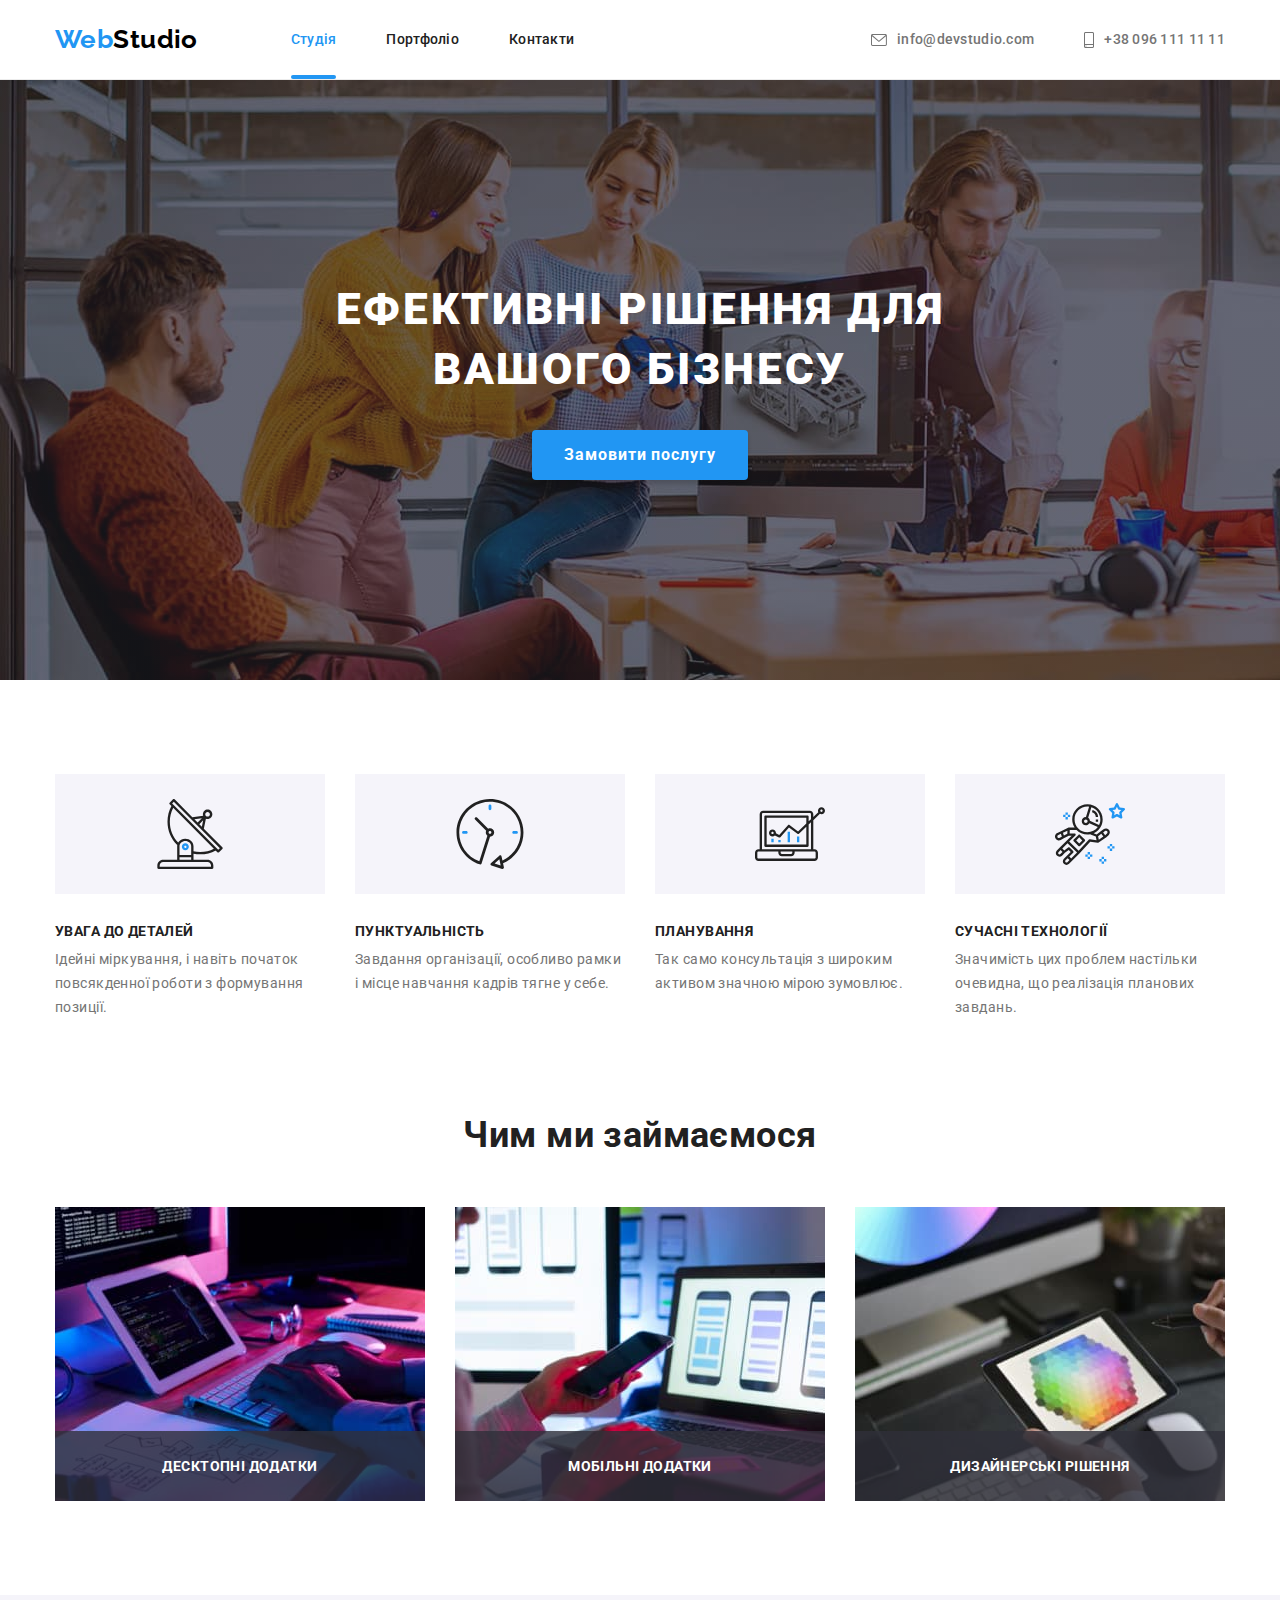
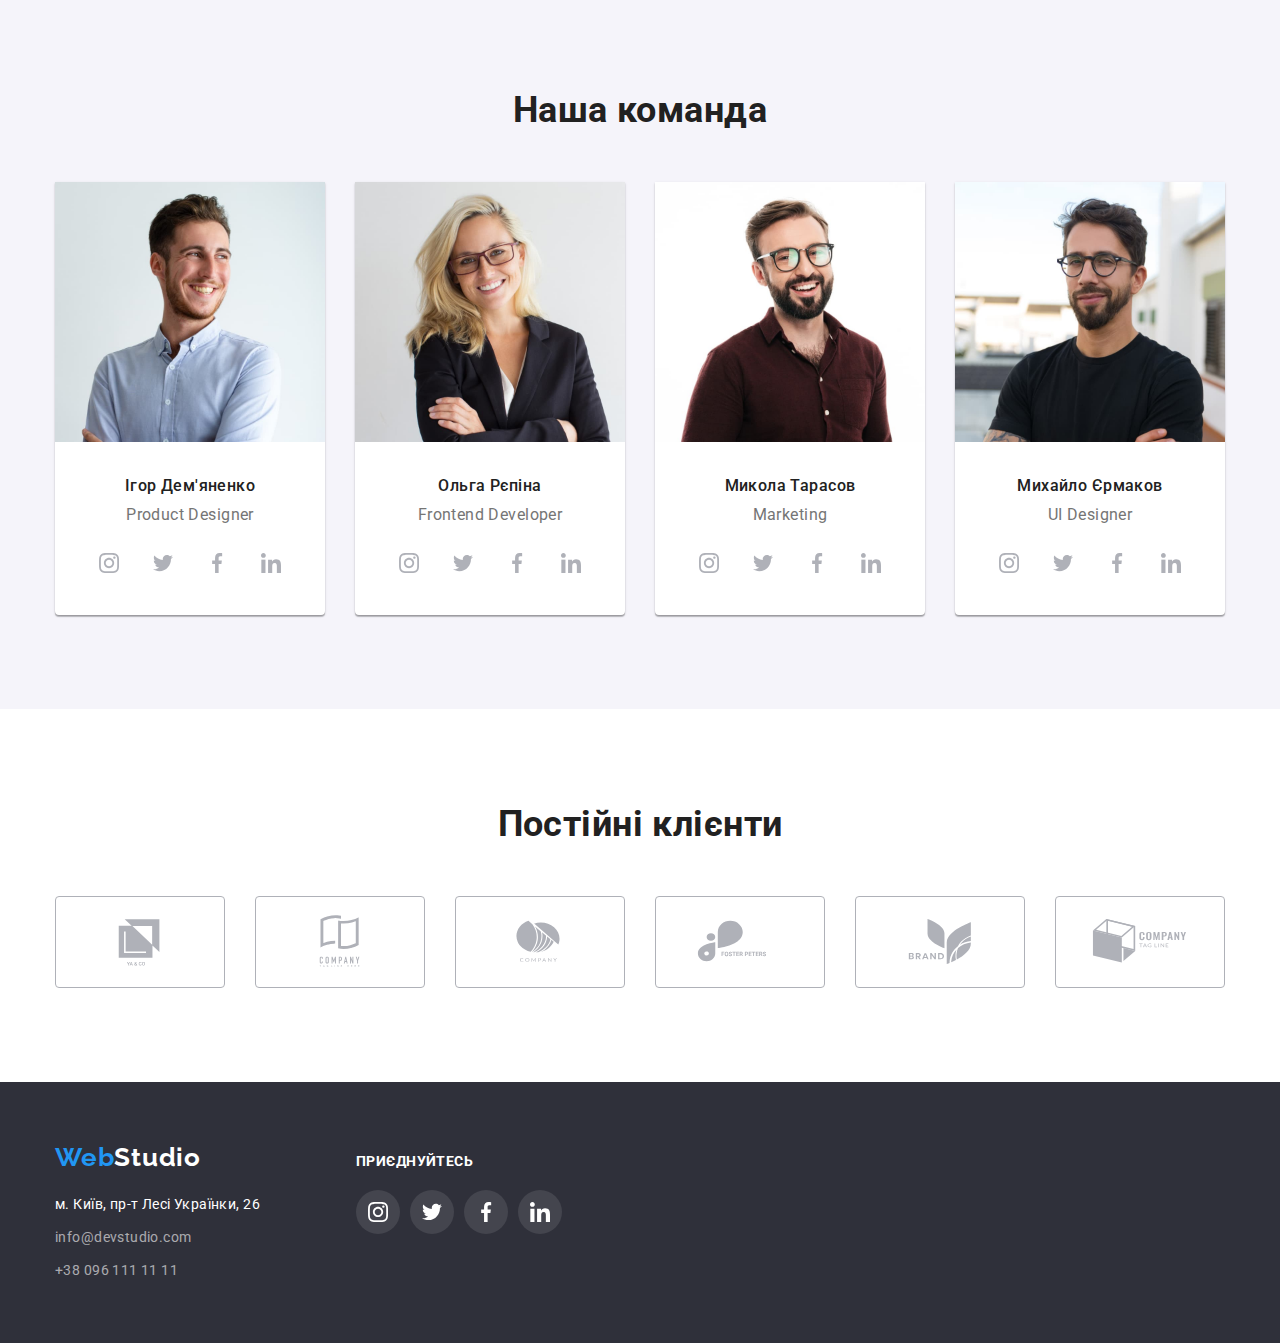
<file: index.html>
<!DOCTYPE html>
<html lang="uk">
<head>
    <meta charset="UTF-8">
    <meta http-equiv="X-UA-Compatible" content="IE=edge">
    <meta name="viewport" content="width=device-width, initial-scale=1.0">
    <title>Студія</title>
    <link rel="preconnect" href="https://fonts.googleapis.com">
    <link rel="preconnect" href="https://fonts.gstatic.com" crossorigin>
    <link
        href="https://fonts.googleapis.com/css2?family=Raleway:wght@700&family=Roboto:wght@400;500;700;900&display=swap"
        rel="stylesheet">
    <link rel="stylesheet"
        href="https://cdnjs.cloudflare.com/ajax/libs/modern-normalize/1.1.0/modern-normalize.min.css">
    <link rel="stylesheet" href="./css/styles.css">
</head>

<body>
    <!--==ПОЧАТОК== Шапка - логотип,навігація та контакти-->
    <header class="header">
        <div class="header-div container">
            <nav class="header-nav">
                <a class="header-logo link" href="./index.html"><span class="logo-first-part">Web</span>Studio</a>
                <ul class="header-list list">
                    <li class="header-item">
                        <a class="header-link current link" href="./index.html">Студія</a>
                    </li>
                    <li class="header-item">
                        <a class="header-link link" href="./portfolio.html">Портфоліо</a>
                    </li>
                    <li class="header-item">
                        <a class="header-link link" href="#">Контакти</a>
                    </li>
                </ul>
            </nav>
            <!--Контакти в шапці- не входять до навігації-->
            <ul class="header-address-list list">
                <li class="header-address-item">
                    <a class="header-address-link link" href="mailto:info@devstudio.com">
                        <svg class="header-icon" width="16px" height="12px">
                            <use href="./images/icons.svg#icon-envelope"></use>
                        </svg>
                        info@devstudio.com</a>
                </li>
                <li class="header-address-item">
                    <a class="header-address-link link" href="tel:+380961111111">
                        <svg class="header-icon" width="10px" height="16px">
                            <use href="./images/icons.svg#icon-smartphone11"></use>
                        </svg>
                        +38 096 111 11 11</a>
                </li>
            </ul>
        </div>
    </header>
    <!--==КІНЕЦЬ== Шапка - логотип,навігація та контакти-->

    <!--==ПОЧАТОК== Основний контент-->
    <main>
        <!--Cекція ГЕРОЙ - на задньому фоні картинка-->
        <section class="hero section">
            <h1 class="hero-title">Ефективні рішення для вашого бізнесу</h1>
            <button class="hero-btn" type="button" data-modal-open>Замовити послугу</button>
        </section>
        <!--Cекція з прихлваним заголовком-->
        <section class="speciality section">
            <div class="container">
                <h2 class="visually-hidden">Перелік переваг</h2>
                <ul class="speciality-list list">
                    <li class="speciality-item">
                        <div class="speciality-img-container">
                            <svg class="speciality-img">
                                <use href="./images/icons.svg#icon-antenna1"></use>
                            </svg>
                        </div>
                        <h3 class="speciality-subtitle">УВАГА ДО ДЕТАЛЕЙ</h3>
                        <p class="speciality-description">Ідейні міркування, і навіть початок повсякденної роботи з
                            формування позиції.
                        </p>
                    </li>
                    <li class="speciality-item">
                        <div class="speciality-img-container">
                            <svg class="speciality-img">
                                <use href="./images/icons.svg#icon-clock1"></use>
                            </svg>
                        </div>
                        <h3 class="speciality-subtitle">ПУНКТУАЛЬНІСТЬ</h3>
                        <p class="speciality-description">Завдання організації, особливо рамки і місце навчання кадрів
                            тягне у себе.</p>
                    </li>
                    <li class="speciality-item">
                        <div class="speciality-img-container">
                            <svg class="speciality-img">
                                <use href="./images/icons.svg#icon-diagram1"></use>
                            </svg>
                        </div>
                        <h3 class="speciality-subtitle ">ПЛАНУВАННЯ</h3>
                        <p class="speciality-description">Так само консультація з широким активом значною мірою
                            зумовлює.</p>
                    </li>
                    <li class="speciality-item">
                        <div class="speciality-img-container">
                            <svg class="speciality-img">
                                <use href="./images/icons.svg#icon-astronaut1"></use>
                            </svg>
                        </div>
                        <h3 class="speciality-subtitle">СУЧАСНІ ТЕХНОЛОГІЇ</h3>
                        <p class="speciality-description">Значимість цих проблем настільки очевидна, що реалізація
                            планових завдань.</p>
                    </li>
                </ul>
            </div>
        </section>
        <!-- Cекція з переліком робіт-->
        <section class="projects section">
            <div class="container">
                <h2 class="projects-title">Чим ми займаємося</h2>
                <ul class="projets-list list">
                    <li class="projets-item">
                        <img class="projets-item-img" src="./images/studio/ipad.jpg" alt="Написання коду" width="370"
                            height="294">
                        <div class="project-subtitle-container">
                            <p class="projects-subtitle">Десктопні додатки</p>
                        </div>
                    </li>
                    <li class="projets-item">
                        <img class="projets-item-img" src="./images/studio/phone.jpg"
                            alt="Макет сайту для мобільної версії" width="370" height="294">
                        <div class="project-subtitle-container">
                            <p class="projects-subtitle">Мобільні додатки</p>
                        </div>
                    </li>
                    <li class="projets-item">
                        <img class="projets-item-img" src="./images/studio/noutbook.jpg"
                            alt="Палітра кольорів на планшеті" width="370" height="294">
                        <div class="project-subtitle-container">
                            <p class="projects-subtitle">Дизайнерські рішення</p>
                        </div>

                    </li>
                </ul>
            </div>
        </section>
        <!--Секція з інформацією про команду-->
        <section class="team section">
            <div class="team-container container">
                <h2 class="team-title">Наша команда</h2>
                <ul class="team-list list">
                    <li class="team-item">
                        <img src="./images/studio/person1.jpg" alt="Перший представник команди чоловічої статі"
                            width="270" height="260">
                        <div class="team-div">
                            <h3 class="team-subtitle">Ігор Дем'яненко</h3>
                            <p class="team-description" lang="en">Product Designer</p>
                            <ul class="team-svg-list list">
                                <li class="team-svg-item">
                                    <a class="team-svg-link" href="#">
                                        <svg class="team-svg-img">
                                            <use href="./images/icons.svg#icon-instagram1"></use>
                                        </svg>
                                    </a>
                                </li>
                                <li class="team-svg-item">
                                    <a class="team-svg-link" href="#">
                                        <svg class="team-svg-img">
                                            <use href="./images/icons.svg#icon-twitter1"></use>
                                        </svg>
                                    </a>
                                </li>
                                <li class="team-svg-item">
                                    <a class="team-svg-link" href="#">
                                        <svg class="team-svg-img">
                                            <use href="./images/icons.svg#icon-facebook1"></use>
                                        </svg>
                                    </a>
                                </li>
                                <li class="team-svg-item">
                                    <a class="team-svg-link" href="#">
                                        <svg class="team-svg-img">
                                            <use href="./images/icons.svg#icon-linkedin1"></use>
                                        </svg>
                                    </a>
                                </li>
                            </ul>
                        </div>
                    </li>
                    <li class="team-item">
                        <img src="./images/studio/person2.jpg" alt="Другий представник команди жіночої статі"
                            width="270" height="260">
                        <div class="team-div">
                            <h3 class="team-subtitle">Ольга Рєпіна</h3>
                            <p class="team-description" lang="en">Frontend Developer</p>
                            <ul class="team-svg-list list">
                                <li class="team-svg-item">
                                    <a class="team-svg-link" href="#">
                                        <svg class="team-svg-img">
                                            <use href="./images/icons.svg#icon-instagram1"></use>
                                        </svg>
                                    </a>
                                </li>
                                <li class="team-svg-item">
                                    <a class="team-svg-link" href="#">
                                        <svg class="team-svg-img">
                                            <use href="./images/icons.svg#icon-twitter1"></use>
                                        </svg>
                                    </a>
                                </li>
                                <li class="team-svg-item">
                                    <a class="team-svg-link" href="#">
                                        <svg class="team-svg-img">
                                            <use href="./images/icons.svg#icon-facebook1"></use>
                                        </svg>
                                    </a>
                                </li>
                                <li class="team-svg-item">
                                    <a class="team-svg-link" href="#">
                                        <svg class="team-svg-img">
                                            <use href="./images/icons.svg#icon-linkedin1"></use>
                                        </svg>
                                    </a>
                                </li>
                            </ul>
                        </div>
                    </li>
                    <li class="team-item">
                        <img src="./images/studio/person3.jpg" alt="Третій представник команди чоловічої статі"
                            width="270" height="260">
                        <div class="team-div">
                            <h3 class="team-subtitle">Микола Тарасов</h3>
                            <p class="team-description" lang="en">Marketing</p>
                            <ul class="team-svg-list list">
                                <li class="team-svg-item">
                                    <a class="team-svg-link" href="#">
                                        <svg class="team-svg-img">
                                            <use href="./images/icons.svg#icon-instagram1"></use>
                                        </svg>
                                    </a>
                                </li>
                                <li class="team-svg-item">
                                    <a class="team-svg-link" href="#">
                                        <svg class="team-svg-img">
                                            <use href="./images/icons.svg#icon-twitter1"></use>
                                        </svg>
                                    </a>
                                </li>
                                <li class="team-svg-item">
                                    <a class="team-svg-link" href="#">
                                        <svg class="team-svg-img">
                                            <use href="./images/icons.svg#icon-facebook1"></use>
                                        </svg>
                                    </a>
                                </li>
                                <li class="team-svg-item">
                                    <a class="team-svg-link" href="#">
                                        <svg class="team-svg-img">
                                            <use href="./images/icons.svg#icon-linkedin1"></use>
                                        </svg>
                                    </a>
                                </li>
                            </ul>
                        </div>
                    </li>
                    <li class="team-item">
                        <img src="./images/studio/person4.jpg" alt="Четвертий представник команди чоловічої статі"
                            width="270" height="260">
                        <div class="team-div">
                            <h3 class="team-subtitle">Михайло Єрмаков</h3>
                            <p class="team-description" lang="en">UI Designer</p>
                            <ul class="team-svg-list list">
                                <li class="team-svg-item">
                                    <a class="team-svg-link" href="#">
                                        <svg class="team-svg-img">
                                            <use href="./images/icons.svg#icon-instagram1"></use>
                                        </svg>
                                    </a>
                                </li>
                                <li class="team-svg-item">
                                    <a class="team-svg-link" href="#">
                                        <svg class="team-svg-img">
                                            <use href="./images/icons.svg#icon-twitter1"></use>
                                        </svg>
                                    </a>
                                </li>
                                <li class="team-svg-item">
                                    <a class="team-svg-link" href="#">
                                        <svg class="team-svg-img">
                                            <use href="./images/icons.svg#icon-facebook1"></use>
                                        </svg>
                                    </a>
                                </li>
                                <li class="team-svg-item">
                                    <a class="team-svg-link" href="#">
                                        <svg class="team-svg-img">
                                            <use href="./images/icons.svg#icon-linkedin1"></use>
                                        </svg>
                                    </a>
                                </li>
                            </ul>
                        </div>
                    </li>
                </ul>
            </div>
        </section>
        <section class="customers-section section">
            <div class="customers-container  container">
                <h2 class="customers-title">Постійні клієнти</h2>
                <ul class="customers-list list">
                    <li class="customers-item">
                        <a href="#" class="customers-link">
                            <svg class="customers-img">
                                <use href="./images/icons.svg#icon-Logo"></use>
                            </svg>
                        </a>
                    </li>
                    <li class="customers-item">
                        <a href="#" class="customers-link">
                            <svg class="customers-img">
                                <use href="./images/icons.svg#icon-Logo1"></use>
                            </svg>
                        </a>
                    </li>
                    <li class="customers-item">
                        <a href="#" class="customers-link">
                            <svg class="customers-img">
                                <use href="./images/icons.svg#icon-Logo2"></use>
                            </svg>
                        </a>
                    </li>
                    <li class="customers-item">
                        <a href="#" class="customers-link">
                            <svg class="customers-img">
                                <use href="./images/icons.svg#icon-Logo3"></use>
                            </svg>
                        </a>
                    </li>
                    <li class="customers-item">
                        <a href="#" class="customers-link">
                            <svg class="customers-img">
                                <use href="./images/icons.svg#icon-Logo4"></use>
                            </svg>
                        </a>
                    </li>
                    <li class="customers-item">
                        <a href="#" class="customers-link">
                            <svg class="customers-img">
                                <use href="./images/icons.svg#icon-Logo5"></use>
                            </svg>
                        </a>
                    </li>
                </ul>
            </div>
        </section>
        <!--==КІНЕЦЬ== Основний контент-->
    </main>
    <!--==ПОЧАТОК== Футер- логотип,розташування-->
    <footer class="footer">
        <div class="footer-container container">
            <div class="footer-logo-address-container">
                <a class="footer-logo link" href="./index.html"><span class="logo-first-part">Web</span>Studio</a>
                <address class="address">
                    <ul class="footer-list list">
                        <li class="footer-item">
                            <a class="footer-map-link link" href="https://goo.gl/maps/sXAKTMi6owg4sWAw5" target="_blank"
                                rel="nofollow noopener noreffer">м. Київ, пр-т Лесі Українки, 26</a>
                        </li>
                        <li class="footer-item">
                            <a class="footer-link link" href="mailto:info@devstudio.com">info@devstudio.com</a>
                        </li>
                        <li class="footer-item">
                            <a class="footer-link link" href="tel:+380961111111">+38 096 111 11 11</a>
                        </li>
                    </ul>
                </address>
            </div>
            <div class="follow-container">
                <b class="follow-name">приєднуйтесь</b>
                <ul class="follow-list list">
                    <li class="follow-item">
                        <a href="#" class="follow-link">
                            <svg class="follow-img">
                                <use href="./images/icons.svg#icon-instagram"></use>
                            </svg>
                        </a>
                    </li>
                    <li class="follow-item">
                        <a href="#" class="follow-link">
                            <svg class="follow-img">
                                <use href="./images/icons.svg#icon-twitter"></use>
                            </svg>
                        </a>
                    </li>
                    <li class="follow-item">
                        <a href="#" class="follow-link">
                            <svg class="follow-img">
                                <use href="./images/icons.svg#icon-facebook"></use>
                            </svg>
                        </a>
                    </li>
                    <li class="follow-item">
                        <a href="#" class="follow-link">
                            <svg class="follow-img">
                                <use href="./images/icons.svg#icon-linkedin"></use>
                            </svg>
                        </a>
                    </li>
                </ul>
            </div>
        </div>
    </footer>
    <!--==КІНЕЦЬ== Футер- логотип,розташування-->
    <!-- ВСТАВЛЯЄМО МОДАЛЬНЕ ВІКНО-->
    <div class="backdrop is-hidden" data-modal>
        <div class="modal">
            <button class="modal-btn" type="button" data-modal-close>
                <svg class="modal-svg" width="18px" height="18px">
                    <use href="./images/icons.svg#icon-close"></use>
                </svg>
            </button>
        </div>
    </div>
    <script src="./js/modal.js"></script>
</body>

</html>
</file>
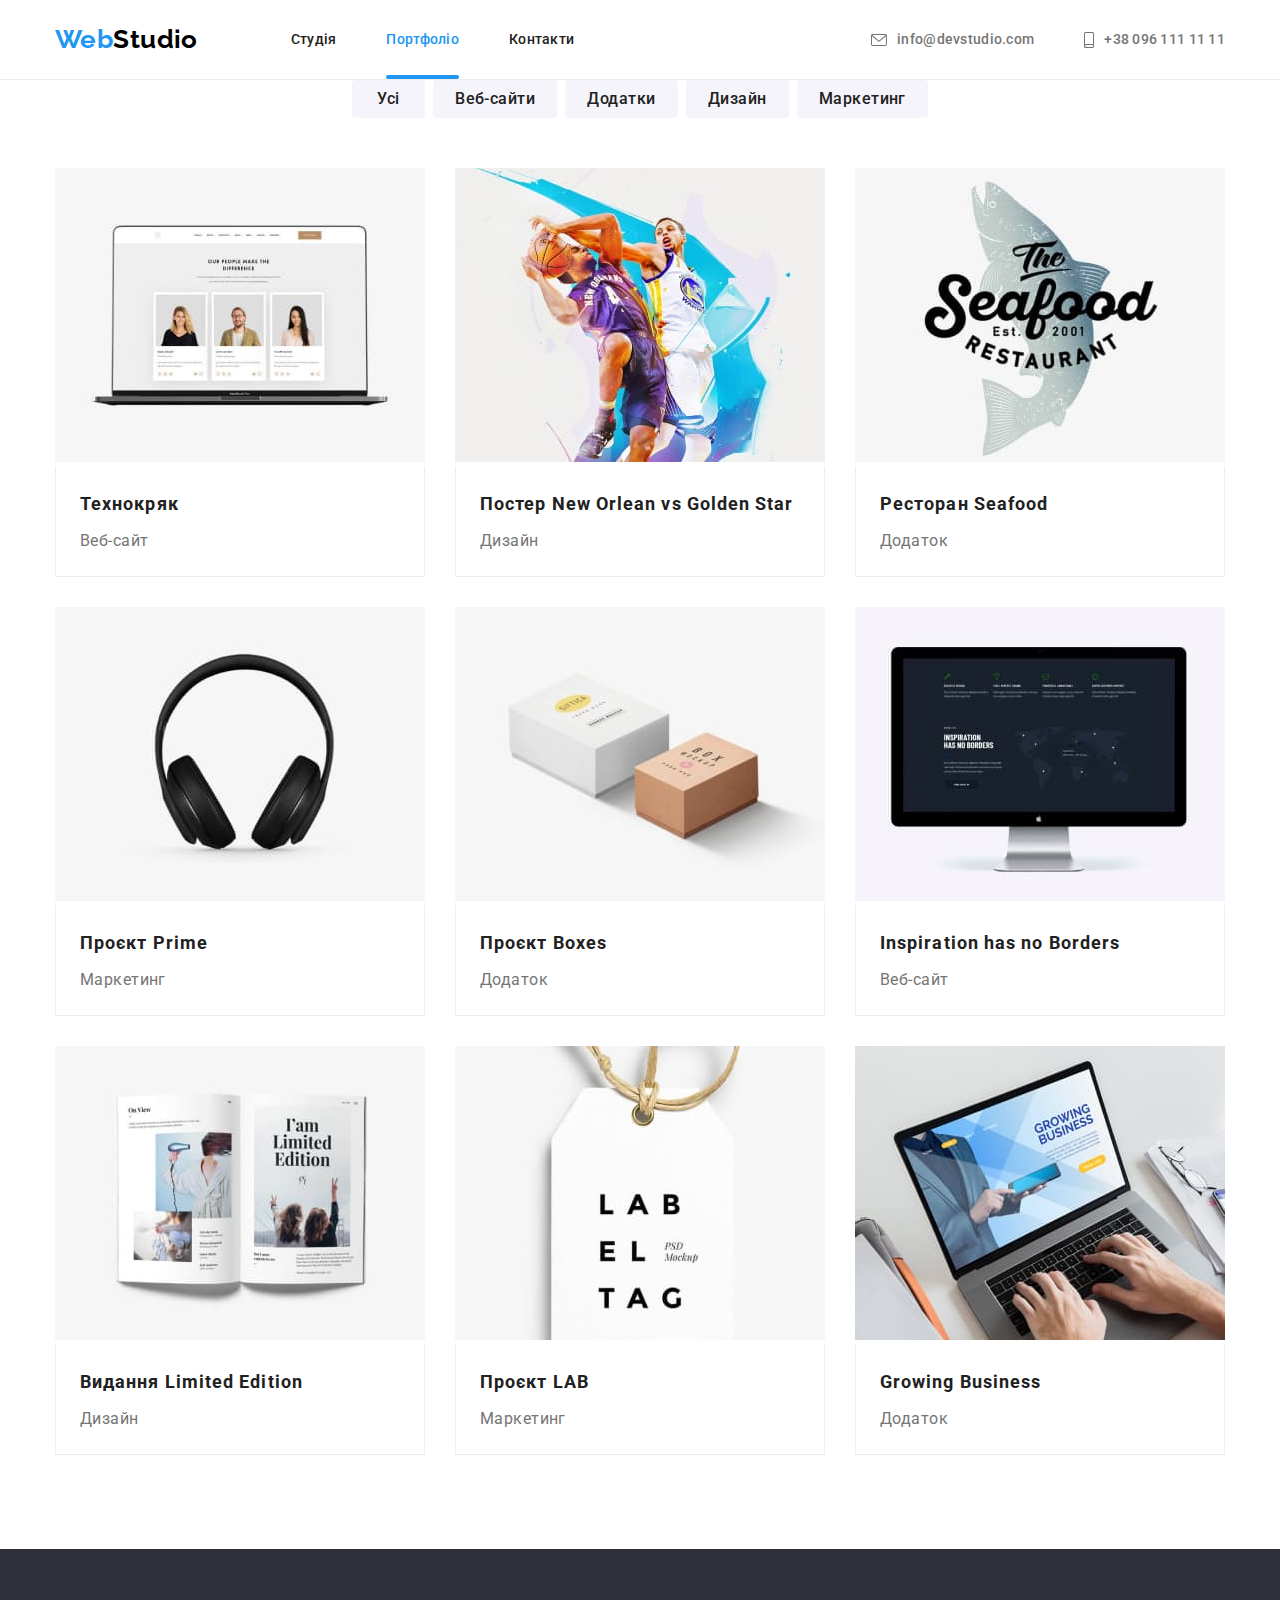
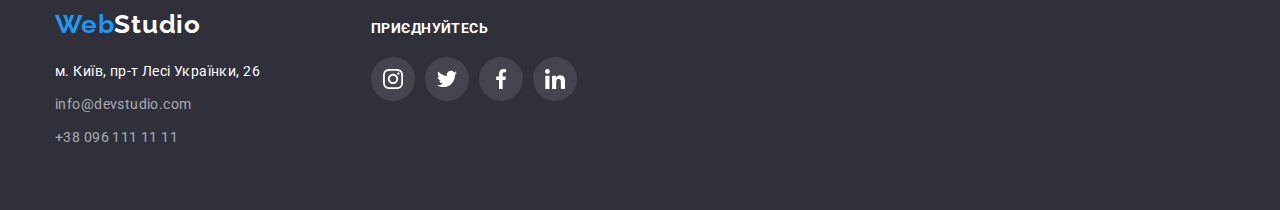
<file: portfolio.html>
<!DOCTYPE html>
<html lang="uk">

<head>
    <meta charset="UTF-8">
    <meta http-equiv="X-UA-Compatible" content="IE=edge">
    <meta name="viewport" content="width=device-width, initial-scale=1.0">
    <title>Портфоліо</title>
    <link rel="preconnect" href="https://fonts.googleapis.com">
    <link rel="preconnect" href="https://fonts.gstatic.com" crossorigin>
    <link
        href="https://fonts.googleapis.com/css2?family=Raleway:wght@700&family=Roboto:wght@400;500;700;900&display=swap"
        rel="stylesheet">
    <link rel="stylesheet"
        href="https://cdnjs.cloudflare.com/ajax/libs/modern-normalize/1.1.0/modern-normalize.min.css">
    <link rel="stylesheet" href="./css/styles.css">
</head>

<body>
    <!--==ПОЧАТОК== Шапка - логотип,навігація та контакти-->
    <header class="header">
        <div class="header-div container">
            <nav class="header-nav">
                <a class="header-logo link" href="./index.html"><span class="logo-first-part">Web</span>Studio</a>
                <ul class="header-list list">
                    <li class="header-item">
                        <a class="header-link link" href="./index.html">Студія</a>
                    </li>
                    <li class="header-item">
                        <a class="header-link current link" href="./portfolio.html">Портфоліо</a>
                    </li>
                    <li class="header-item">
                        <a class="header-link link" href="#">Контакти</a>
                    </li>
                </ul>
            </nav>
            <!--Контакти в шапці- не входять до навігації-->
            <ul class="header-address-list list">
                <li class="header-address-item">
                    <a class="header-address-link link" href="mailto:info@devstudio.com">
                        <svg class="header-icon" width="16px" height="12px">
                            <use href="./images/icons.svg#icon-envelope"></use>
                        </svg>
                        info@devstudio.com</a>
                </li>
                <li class="header-address-item">
                    <a class="header-address-link link" href="tel:+380961111111">
                        <svg class="header-icon" width="10px" height="16px">
                            <use href="./images/icons.svg#icon-smartphone11"></use>
                        </svg>
                        +38 096 111 11 11</a>
                </li>
            </ul>
        </div>
    </header>
    <!--==КІНЕЦЬ== Шапка - логотип,навігація та контакти-->
    <!--==ПОЧАТОК== ОСНОВНИЙ КОНТЕНТ - кнопки,перелік та опис робіт-->
    <main>
        <h1 class="visually-hidden">Перелік робіт компанії</h1>
        <section class="projects section">
            <div class="container">
                <ul class="buttons list">
                    <li class="button-item">
                        <button class="button" type="button">Усі</button>
                    </li>
                    <li class="button-item">
                        <button class="button" type="button">Веб-сайти</button>
                    </li>
                    <li class="button-item">
                        <button class="button" type="button">Додатки</button>
                    </li>
                    <li class="button-item">
                        <button class="button" type="button">Дизайн</button>
                    </li>
                    <li class="button-item">
                        <button class="button" type="button">Маркетинг</button>
                    </li>
                </ul>
                <h2 class="visually-hidden">Опис робіт</h2>
                <ul class="portfolio-projects-list list">
                    <li class="portfolio-projects-item">
                        <a href="#" class="portfolio-mooving-link">
                            <div class="portfolio-mooving-slide">
                                <img src="./images/portfolio/img.jpg" alt="Приклад веб сайту" width="370" height="294">
                                <div class="mooving-part">
                                    <p class="mooving-part-subtitle">Ресурс пропонує комплексні пропозиції з різним
                                        рівнем функціоналу та сервісів.
                                        Все це дозволить відвідувачу отримати вичерпні відомості про компанію чи
                                        приватну особу.</p>
                                </div>
                            </div>
                            <div class="border-portfolio">
                                <h3 class="portfolio-project-title">Технокряк</h3>
                                <p class="portfolio-projet-desc">Веб-сайт</p>
                            </div>
                        </a>

                    </li>
                    <li class="portfolio-projects-item">
                        <a href="#" class="portfolio-mooving-link">
                            <div class="portfolio-mooving-slide">
                                <img src="./images/portfolio/img1.jpg" alt="Дизайн- два баскетболісти намагаються закинути м'яч" width="370"
                                    height="294">
                                <div class="mooving-part">
                                    <p class="mooving-part-subtitle">Ресурс пропонує комплексні пропозиції з різним
                                        рівнем функціоналу та сервісів.
                                        Все це дозволить відвідувачу отримати вичерпні відомості про компанію чи
                                        приватну особу.</p>
                                </div>
                            </div>                        
                            <div class="border-portfolio">
                                <h3 class="portfolio-project-title">Постер New Orlean vs Golden Star</h3>
                                <p class="portfolio-projet-desc">Дизайн</p>
                            </div>
                        </a>
                    </li>
                    <li class="portfolio-projects-item">
                        <a href="#" class="portfolio-mooving-link">
                            <div class="portfolio-mooving-slide">
                                <img src="./images/portfolio/img2.jpg" alt="Додаток для ресторана морськоі їжі-зображення акули" width="370"
                                    height="294">
                                <div class="mooving-part">
                                    <p class="mooving-part-subtitle">Ресурс пропонує комплексні пропозиції з різним
                                        рівнем функціоналу та сервісів.
                                        Все це дозволить відвідувачу отримати вичерпні відомості про компанію чи
                                        приватну особу.</p>
                                </div>
                            </div>
                            <div class="border-portfolio">
                                <h3 class="portfolio-project-title">Ресторан Seafood</h3>
                                <p class="portfolio-projet-desc">Додаток</p>
                            </div>
                        </a>
                    </li>
                    <li class="portfolio-projects-item">
                        <a href="#" class="portfolio-mooving-link">
                            <div class="portfolio-mooving-slide">
                                <img src="./images/portfolio/img5.jpg" alt="Маркетинг-чорні навушники" width="370"
                                    height="294">
                                <div class="mooving-part">
                                    <p class="mooving-part-subtitle">Ресурс пропонує комплексні пропозиції з різним
                                        рівнем функціоналу та сервісів.
                                        Все це дозволить відвідувачу отримати вичерпні відомості про компанію чи
                                        приватну особу.</p>
                                </div>
                            </div>
                            <div class="border-portfolio">
                                <h3 class="portfolio-project-title">Проєкт Prime</h3>
                                <p class="portfolio-projet-desc">Маркетинг</p>
                            </div>
                        </a>
                    </li>
                    <li class="portfolio-projects-item">
                        <a href="#" class="portfolio-mooving-link">
                            <div class="portfolio-mooving-slide">
                                <img src="./images/portfolio/img4.jpg"
                                    alt="Додаток-зображено дві коробки білого та коричноевого кольору" width="370"
                                    height="294">
                                <div class="mooving-part">
                                    <p class="mooving-part-subtitle">Ресурс пропонує комплексні пропозиції з різним
                                        рівнем функціоналу та сервісів.
                                        Все це дозволить відвідувачу отримати вичерпні відомості про компанію чи
                                        приватну особу.</p>
                                </div>
                            </div>
                            <div class="border-portfolio">
                                <h3 class="portfolio-project-title">Проєкт Boxes</h3>
                                <p class="portfolio-projet-desc">Додаток</p>
                            </div>
                        </a>
                    </li>
                    <li class="portfolio-projects-item">
                        <a href="#" class="portfolio-mooving-link">
                            <div class="portfolio-mooving-slide">
                                <img src="./images/portfolio/img3.jpg"
                                    alt="Веб сайт -зображена карта,яка значить те,що немає меж" width="370"
                                    height="294">
                                <div class="mooving-part">
                                    <p class="mooving-part-subtitle">Ресурс пропонує комплексні пропозиції з різним
                                        рівнем функціоналу та сервісів.
                                        Все це дозволить відвідувачу отримати вичерпні відомості про компанію чи
                                        приватну особу.</p>
                                </div>
                            </div>
                            <div class="border-portfolio">
                                <h3 lang="en" class="portfolio-project-title">Inspiration has no Borders</h3>
                                <p class="portfolio-projet-desc">Веб-сайт</p>
                            </div>
                        </a>
                    </li>
                    <li class="portfolio-projects-item">
                        <a href="#" class="portfolio-mooving-link">
                            <div class="portfolio-mooving-slide">
                                <img src="./images/portfolio/img6.jpg" alt="Дизайн-друкованого журналу" width="370"
                                    height="294">
                                <div class="mooving-part">
                                    <p class="mooving-part-subtitle">Ресурс пропонує комплексні пропозиції з різним
                                        рівнем функціоналу та сервісів.
                                        Все це дозволить відвідувачу отримати вичерпні відомості про компанію чи
                                        приватну особу.</p>
                                </div>
                            </div>
                            <div class="border-portfolio">
                                <h3 class="portfolio-project-title">Видання Limited Edition</h3>
                                <p class="portfolio-projet-desc">Дизайн</p>
                            </div>
                        </a>
                    </li>
                    <li class="portfolio-projects-item">
                        <a href="#" class="portfolio-mooving-link">
                            <div class="portfolio-mooving-slide">
                                <img src="./images/portfolio/img7.jpg" alt="Маркетинг -зображення бірки" width="370"
                                    height="294">
                                <div class="mooving-part">
                                    <p class="mooving-part-subtitle">Ресурс пропонує комплексні пропозиції з різним
                                        рівнем функціоналу та сервісів.
                                        Все це дозволить відвідувачу отримати вичерпні відомості про компанію чи
                                        приватну особу.</p>
                                </div>
                            </div>
                            <div class="border-portfolio">
                                <h3 class="portfolio-project-title">Проєкт LAB</h3>
                                <p class="portfolio-projet-desc">Маркетинг</p>
                            </div>
                        </a>
                    </li>
                    <li class="portfolio-projects-item">
                        <a href="#" class="portfolio-mooving-link">
                            <div class="portfolio-mooving-slide">
                                <img src="./images/portfolio/img8.jpg" alt="Макет додатку для бізнесі" width="370"
                                    height="294">
                                <div class="mooving-part">
                                    <p class="mooving-part-subtitle">Ресурс пропонує комплексні пропозиції з різним
                                        рівнем функціоналу та сервісів.
                                        Все це дозволить відвідувачу отримати вичерпні відомості про компанію чи
                                        приватну особу.</p>
                                </div>
                            </div>
                            <div class="border-portfolio">
                                <h2 lang="en" class="portfolio-project-title">Growing Business</h2>
                                <p class="portfolio-projet-desc">Додаток</p>
                            </div>
                        </a>
                    </li>
                </ul>
            </div>
        </section>
    </main>
    <!--==КІНЕЦЬ== ОСНОВНИЙ КОНТЕНТ - кнопки,перелік та опис робіт-->
    <!--==ПОЧАТОК== Футер- логотип,розташування-->
    <footer class="footer">
        <div class="footer-container container">
            <div class="footer-logo-address-container">
                <a class="footer-logo link" href="./index.html"><span class="logo-first-part">Web</span>Studio</a>
                <address class="address">
                    <ul class="footer-list list">
                        <li class="footer-item">
                            <a class="footer-map-link link" href="https://goo.gl/maps/sXAKTMi6owg4sWAw5" target="_blank"
                                rel="nofollow noopener noreffer">м. Київ, пр-т Лесі Українки, 26</a>
                        </li>
                        <li class="footer-item">
                            <a class="footer-link link" href="mailto:info@devstudio.com">info@devstudio.com</a>
                        </li>
                        <li class="footer-item">
                            <a class="footer-link link" href="tel:+380961111111">+38 096 111 11 11</a>
                        </li>
                    </ul>
                </address>
            </div>
            <div class="follow-container container">
                <b class="follow-name">приєднуйтесь</b>
                <ul class="follow-list list">
                    <li class="follow-item">
                        <a href="#" class="follow-link">
                            <svg class="follow-img">
                                <use href="./images/icons.svg#icon-instagram"></use>
                            </svg>
                        </a>
                    </li>
                    <li class="follow-item">
                        <a href="#" class="follow-link">
                            <svg class="follow-img">
                                <use href="./images/icons.svg#icon-twitter"></use>
                            </svg>
                        </a>
                    </li>
                    <li class="follow-item">
                        <a href="#" class="follow-link">
                            <svg class="follow-img">
                                <use href="./images/icons.svg#icon-facebook"></use>
                            </svg>
                        </a>
                    </li>
                    <li class="follow-item">
                        <a href="#" class="follow-link">
                            <svg class="follow-img">
                                <use href="./images/icons.svg#icon-linkedin"></use>
                            </svg>
                        </a>
                    </li>
                </ul>
            </div>
        </div>

    </footer>
    <!--==КІНЕЦЬ== Футер- логотип,розташування-->
</body>
</file>
<file: css/styles.css>
:root{
    /*========SVG COLORS*/
    --svg-header-color:#757575;
    --svg-header-focus-color:#2196F3;


    /*====BACKGROUND COLOR====*/ 
    --main-background-color: #FFFFFF;
    --team-background-color: #F5F4FA;
    --hero-background-color: #2F303A;
    --footer-background-color: #2F303A;

    /*===TEXT COLOR===*/
    --main-text-color: #757575;
    --h-bold-text-color: #212121;
    --logo-header-second-part-text-color: #000000;
    --logo-footer-second-part-text-color: #FFFFFF;
    --logo-first-part-text-color: #2196F3;
    --contacts-footer-text-color: rgba(255, 255, 255, 0.6);
    
    /*===DIFFERENT COLORS===*/
    --white-color: #FFFFFF;
    --focus-color: #2196F3;
    --buttons-background-color: #F5F4FA;

    /*===BORDER COLOR==*/
    --border-color-header:#ECECEC;
    --border-color-portfolio:#EEEEEE;

    /*====FOR TRANSFORMATION===*/
    --cubic-mooving-speed-color: 250ms cubic-bezier(0.4, 0, 0.2, 1);
}

body {
    font-family: 'Roboto', sans-serif;
    font-style: normal;
    font-weight: 400;
    font-size: 14px;
    line-height: 1.2;
    letter-spacing: 0.03em;


    color: var(--main-text-color);
} 

/* ====ПРИХОВАНИЙ ЗАГОЛОВОК=======*/
.visually-hidden {
    position: absolute;
    width: 1px;
    height: 1px;
    margin: -1px;
    border: 0;
    padding: 0;

    white-space: nowrap;
    clip-path: inset(100%);
    clip: rect(0 0 0 0);
    overflow: hidden;
}

/*=====ПРИБИРАЄМО ДЛЯ ВСІХ ВІДСТУПИ ЩОБ НЕ ПРОБИВАЛИ=====*/
h1,
h2,
h3,
p,
ul{
    margin: 0px;
    padding: 0px;
}

/*======ЗАДАЄМО КОНТЕЙНЕРУ ШИРИНУ====*/
.container{
    width: 1200px;
    padding: 0px 15px;
    margin: 0px auto;
    
}

/* всім спискам забираємо крапочки*/
.list {
    list-style: none;
}

/*всім ссилкам забрали підкреслення*/
.link{
    text-decoration: none;
}


/*=====УТИЛІТНИЙ КЛАС ДЛЯ ВСІХ СЕКЦІЙ -ОДНАКОВІ ВІДСТУПИ====*/
.section{
    padding-top: 94px;
    padding-bottom: 94px;
}

.header{
    padding-top: 24px;
    padding-bottom: 24px;
    padding-left: 0px;
    padding-right: 0px;

    border-bottom: 1px solid var(--border-color-header);
}
.header-div{
    display: flex;
    align-items: center;
}

.header-nav{
    display: flex;
    align-items: center;
}

.header-logo{
    margin-right: 93px;

    font-family:'Raleway',sans-serif;
    font-style: normal;
    font-weight: 700;
    font-size: 26px;
    line-height: 1.2;


    color: var(--logo-header-second-part-text-color);
}

.logo-first-part{
    color:var(--logo-first-part-text-color);
}


.header-list{
    display:flex;
}


.header-item:not(:last-child){
    margin-right: 50px;
}

/*ЩОСЬ НЕ ТАК З КУБІКОМ*/
.header-link{
    position: relative;
    font-weight: 500;
    letter-spacing: 0.02em;

    color:var(--h-bold-text-color);
    
    transition: color var(--cubic-mooving-speed-color);
}

.header-link:hover,
.header-link:focus{
    color: var(--focus-color);
}

.current{
    color: var(--focus-color);

}

.current::after {
    position: absolute;
    
    display: block;
   

    content: "";
    width: 100%;
    height: 4px;

    bottom: -32px;
    left: 0;


    border-radius: 2px;


    background-color: var(--focus-color);
    transition: background-color var(--cubic-mooving-speed-color);
}

.header-address-list{
    display: flex;
    align-items: center;
    margin-left: auto;
}

.header-icon{
    margin-right: 10px;
    fill:var(--svg-header-color);

    transition: fill var(--cubic-mooving-speed-color);
}

.header-address-link:hover .header-icon,
.header-address-link:focus .header-icon{
    fill: var(--svg-header-focus-color);
}


.header-address-item:not(:last-child){
    margin-right: 50px;
}

.header-address-link{
    display: flex;
    align-items: center;


    font-weight: 500;
    letter-spacing: 0.02em;


    color: inherit;

    transition: color var(--cubic-mooving-speed-color);
}

.header-address-link:hover ,
.header-address-link:focus {
    color: var(--focus-color);
}

/*=======СЕКЦІЯ ГЕРОЙ======*/
.hero.section{
    padding: 200px 0px;
   

    background-color: var(--hero-background-color);
    text-align: center;
}

.hero.section {
    background-image:linear-gradient(to right, rgba(47, 48, 58, 0.4),rgba(47, 48, 58, 0.4)),url(../images/portfolio/hero/mainpicture.jpg);
    
    background-repeat: no-repeat;
    background-size: cover;
    margin-left: auto;
    margin-right: auto;
    

    max-width: 1600px;
    height: 600px;
}

.hero-title{
    margin-top: 0px;
    margin-right: auto;
    margin-bottom: 30px;
    margin-left: auto;


    width: 696px;


    font-weight: 900;
    font-size: 44px;
    line-height: 1.36;

    
    letter-spacing: 0.06em;
    text-transform: uppercase;
    
    color:var(--white-color);
}

.hero-btn{
    display: inline-block;
    min-width: 216px;
    padding: 10px 32px;


    font-family: inherit;
    font-weight: 700;
    font-size: 16px;
    line-height: 1.88;
    
    
    letter-spacing: 0.06em;
    
    color: var(--white-color);
    background-color: var(--focus-color);
    box-shadow: 0px 4px 4px rgba(0, 0, 0, 0.15);

    border: transparent;
    border-radius: 4px;

    cursor: pointer;

}


.speciality-list{
    display: flex;
}


.speciality-item{
    width: 270px;
}

.speciality-item:not(:last-child) {
    margin-right: 30px;
}

.speciality-img{
    width: 70px;
    height: 70px;
    display: block;  
}

.speciality-img-container{
    display: flex;
    justify-content: center;
    align-items: center;

    margin-bottom: 30px;
   
    width: 270px;
    height: 120px;

    background-color: var(--buttons-background-color);
}

.speciality-subtitle{
    margin-bottom: 8px;
    


    font-weight: 700;
    font-size: 14px;
    line-height: 1.14;
    letter-spacing: 0.03em;
    text-transform: uppercase;
    
    color:var(--h-bold-text-color);
}

.speciality-description{
    line-height: 1.71;
        
    letter-spacing: 0.03em;
}

.projects.section{
    padding-top: 0px;
}


.projects-title{
    margin-bottom: 50px;


    font-weight: 700;
    font-size: 36px;
    text-align: center;
        
    
    color:var(--h-bold-text-color);
}

.projets-list{
    display: flex;
    justify-content: center;
}

.projets-item:not(:last-child){
    margin-right: 30px;
}

/*===ТЕКСТ НА ФОТОГРАФіЯХ===*/
.projets-item{
    position: relative;
}
 
.project-subtitle-container{
    position: absolute;
    width: 100%;
    height: 70px;

    bottom: 0;
    left: 0;


    display: flex;
    justify-content: center;
    align-items: center;

    background-color: rgba(47, 48, 58, 0.8);
}

.projects-subtitle{
    font-weight: 700;
        
    text-transform: uppercase;
    
    color:var(--white-color);
}
 

/*Це прибере стандартний відступ від браузера*/
.projets-item-img{
    display: block;
    max-width: 100%;
    height: auto;
}
/*Це прибере стандартний відступ від браузера*/

.team{
    background-color: var(--team-background-color);
}

.team-item{
    background-color:var(--white-color);
    
    box-shadow: 0px 1px 3px rgba(0, 0, 0, 0.12), 0px 1px 1px rgba(0, 0, 0, 0.14), 0px 2px 1px rgba(0, 0, 0, 0.2);
    border-radius: 0px 0px 4px 4px;
}


.team-title{
    margin-bottom: 50px;


    font-weight: 700;
    font-size: 36px;
    text-align: center;
        
    color:var(--h-bold-text-color);
}

.team-div {
    padding-top: 30px;
    padding-bottom: 30px;
}


.team-list{
    
    display: flex;
    column-gap: 30px;
}


.team-subtitle{
    margin-bottom: 10px;

    font-weight: 500;
    font-size: 16px;
    
    
    text-align: center;
    
    color: var(--h-bold-text-color);
}

.team-description{
    font-size: 16px;
    
    
    text-align: center;
}


.team-svg-img{
    display:block;


    width: 20px;
    height: 20px;
    fill: #AFB1B8;

    transition: fill var(--cubic-mooving-speed-color);
}

.team-svg-link:hover .team-svg-img,
.team-svg-link:focus .team-svg-img{
    fill: var(--white-color);
}


.team-svg-link{
    display:flex;
    justify-content: center;
    align-items: center;
    

    width: 44px;
    height: 44px;

    border-radius: 50%;

    background-color:var(--logo-footer-second-part-text-color);
    transition: background-color var(--cubic-mooving-speed-color);
}

.team-svg-link:hover,
.team-svg-link:focus{
    background-color: var(--focus-color);
}


.team-svg-list{
    display: flex;
    justify-content: center;
    margin-top: 16px;

    column-gap: 10px;
}

/*======CТИЛІЗАЦІЯ SVG НАШИХ ПАРТНЕРІВ======*/

.customers-title{
    margin-bottom: 50px;

    font-weight: 700;
    font-size: 36px;
    
    text-align: center;
    
    color: var(--h-bold-text-color)
}

.customers-img{
    display: block;

    width: 106px;
    height: 60px;

    fill:#AFB1B8;

    transition: fill var(--cubic-mooving-speed-color);
}


.customers-link:hover .customers-img,
.customers-link:focus .customers-img{
    fill: var(--focus-color);
}


.customers-link{
    display: flex;
    justify-content: center;
    align-items: center;

    width: 170px;
    height: 92px;

    border: 1px solid #AFB1B8;
    border-radius: 4px;

    transition: border var(--cubic-mooving-speed-color);
}

.customers-link:hover,
.customers-link:focus {
    border: 1px solid var(--focus-color);
}

.customers-list{
    
    display: flex;
    column-gap: 30px;
}



/*======СТИЛІЗАЦІЯ ФУТЕРА======*/
.footer{
    padding-top: 60px;
    padding-bottom: 60px;
    background-color: var(--footer-background-color);
}

.footer-container{
    display: flex;
    align-items:baseline;
}

.footer-logo-address-container{
    margin-right: 70px;
}


.footer-logo{
    display: flex;

    margin-bottom: 20px;


    font-family: 'Raleway',sans-serif;
    font-weight: 700;
    font-size: 26px;
    line-height: 1.2;
    
    letter-spacing: 0.03em;
    
    color: var(--logo-footer-second-part-text-color);
}
 

.footer-item:not(:last-child){
    margin-bottom: 9px;
}

.footer-map-link{
    line-height: 1.71;
    
    color: var(--white-color);

    transition: color var(--cubic-mooving-speed-color);
}

.address{
    font-style: normal;
}


.footer-map-link:hover,
.footer-map-link:focus{
    color: var(--focus-color);
}


.footer-link{
    line-height: 1.71;
    
    
    color:var(--contacts-footer-text-color);

    transition: color var(--cubic-mooving-speed-color);
}


.footer-link:hover,
.footer-link:focus{
    color: var(--focus-color);
}


.follow-name{
    display: flex;
    margin-bottom: 20px;


    font-weight: 700;
    font-size: 14px;
    line-height: 1.14;
     
    text-transform: uppercase;
    
    color: #FFFFFF;
}

.address{
    width: 231px;
}

.follow-list{
    display: flex;
    column-gap: 10px;
}


.follow-link{
    display: flex;
    justify-content: center;
    align-items: center;


    width: 44px;
    height: 44px;

    border: 1px solid transparent;
    border-radius: 50%;

    background-color: rgba(255, 255, 255, 0.1);


    transition: background-color var(--cubic-mooving-speed-color);
}

.follow-link:hover,
.follow-link:focus{
    background-color: var(--focus-color);
}

.follow-img{
    display:flex;

    width: 20px;
    height: 20px;

    fill: var(--white-color);
}

/*
  |============================
  | МОДАЛЬНЕ ВІКНО
  |============================
*/
.backdrop.is-hidden{
    opacity: 0;
    pointer-events: none;
    visibility: hidden;

}

.backdrop{
    position: fixed;
    top:0;
    left: 0;
    z-index: 1000;

    width: 100%;
    height: 100%;

    background: rgba(0, 0, 0, 0.2);
    transition: opacity var(--cubic-mooving-speed-color),
    visibility var(--cubic-mooving-speed-color);
}


.modal{
    position: absolute;
    top: 50%;
    left: 50%;
    transform: translate(-50%, -50%);

    width: 528px;
    height: 581px;

    background-color: var(--white-color);
    box-shadow: 0px 1px 3px rgba(0, 0, 0, 0.12), 0px 1px 1px rgba(0, 0, 0, 0.14), 0px 2px 1px rgba(0, 0, 0, 0.2);
    border-radius: 4px;

    transition: background-color var(--cubic-mooving-speed-color),
    box-shadow var(--cubic-mooving-speed-color);
}

.modal-btn{
    display: flex;
    align-items: center;
    justify-content: center;

    position: absolute;
    top:10px;
    right: 10px;

    border-radius: 50%;
    width: 30px;
    height: 30px;
    cursor: pointer;
}


/*=====ПОРТФОЛІО====*/
.buttons{
    margin-bottom: 50px;
    display: flex;
    justify-content: center;
    
}

.button{
    display: inline-block;
    min-width: 73px;
    padding: 6px 22px;



    font-family:inherit;
    font-weight: 500;
    font-size: 16px;
    line-height: 1.62;
    
    text-align: center;
    letter-spacing: 0.03em;
    
    color: var(--h-bold-text-color);
    background-color: var(--buttons-background-color);
    
    
    cursor: pointer;
    border: transparent;
    border-radius: 4px;

    transition: background-color var(--cubic-mooving-speed-color),
    color var(--cubic-mooving-speed-color),
    box-shadow var(--cubic-mooving-speed-color);
}

.button-item:not(:last-child) {
    margin-right: 8px;

}

.button:hover,
.button:focus{
    color: var(--white-color);
    background-color:var(--focus-color);
    box-shadow: 0px 3px 1px rgba(0, 0, 0, 0.1), 0px 1px 2px rgba(0, 0, 0, 0.08), 0px 2px 2px rgba(0, 0, 0, 0.12);
}


.portfolio-projects-list{
    display: flex;
    flex-wrap: wrap;
    gap: 30px;
}

.portfolio-mooving-link{
    text-decoration: none;

    transition: transform var(--cubic-mooving-speed-color);
}


.portfolio-mooving-link:hover .mooving-part,
.portfolio-mooving-link:focus .mooving-part{
    transform: translateY(0%);
    cursor: pointer;
  
}

.portfolio-mooving-slide{
    position: relative;
    overflow: hidden;
}

.mooving-part{
    display: flex;
    justify-content: center;
    align-items: center;
    padding: 63px 24px;


    position: absolute;
    width: 100%;
    height: 100%;

    top: 0;
    left: 0;

    
    transform: translateY(101%);
    transition: transform var(--cubic-mooving-speed-color);

    background-color: rgba(33, 150, 243, 0.9);

}


.mooving-part-subtitle{
    font-size: 18px;
    line-height: 1.56;

    color:var(--white-color);
}



.border-portfolio{
    padding: 20px 24px;


    border-right: 1px solid var(--border-color-portfolio);
    border-bottom: 1px solid var(--border-color-portfolio);
    border-left: 1px solid var(--border-color-portfolio);
}


.portfolio-project-title{
    margin-bottom: 4px;


    font-weight: 700;
    font-size: 18px;
    line-height: 2;
    
    
    letter-spacing: 0.06em;
    
    color:var(--h-bold-text-color);
}

.portfolio-projet-desc{
    font-size: 16px;
    line-height: 1.88;
    color: var(--main-text-color);
}
</file>
